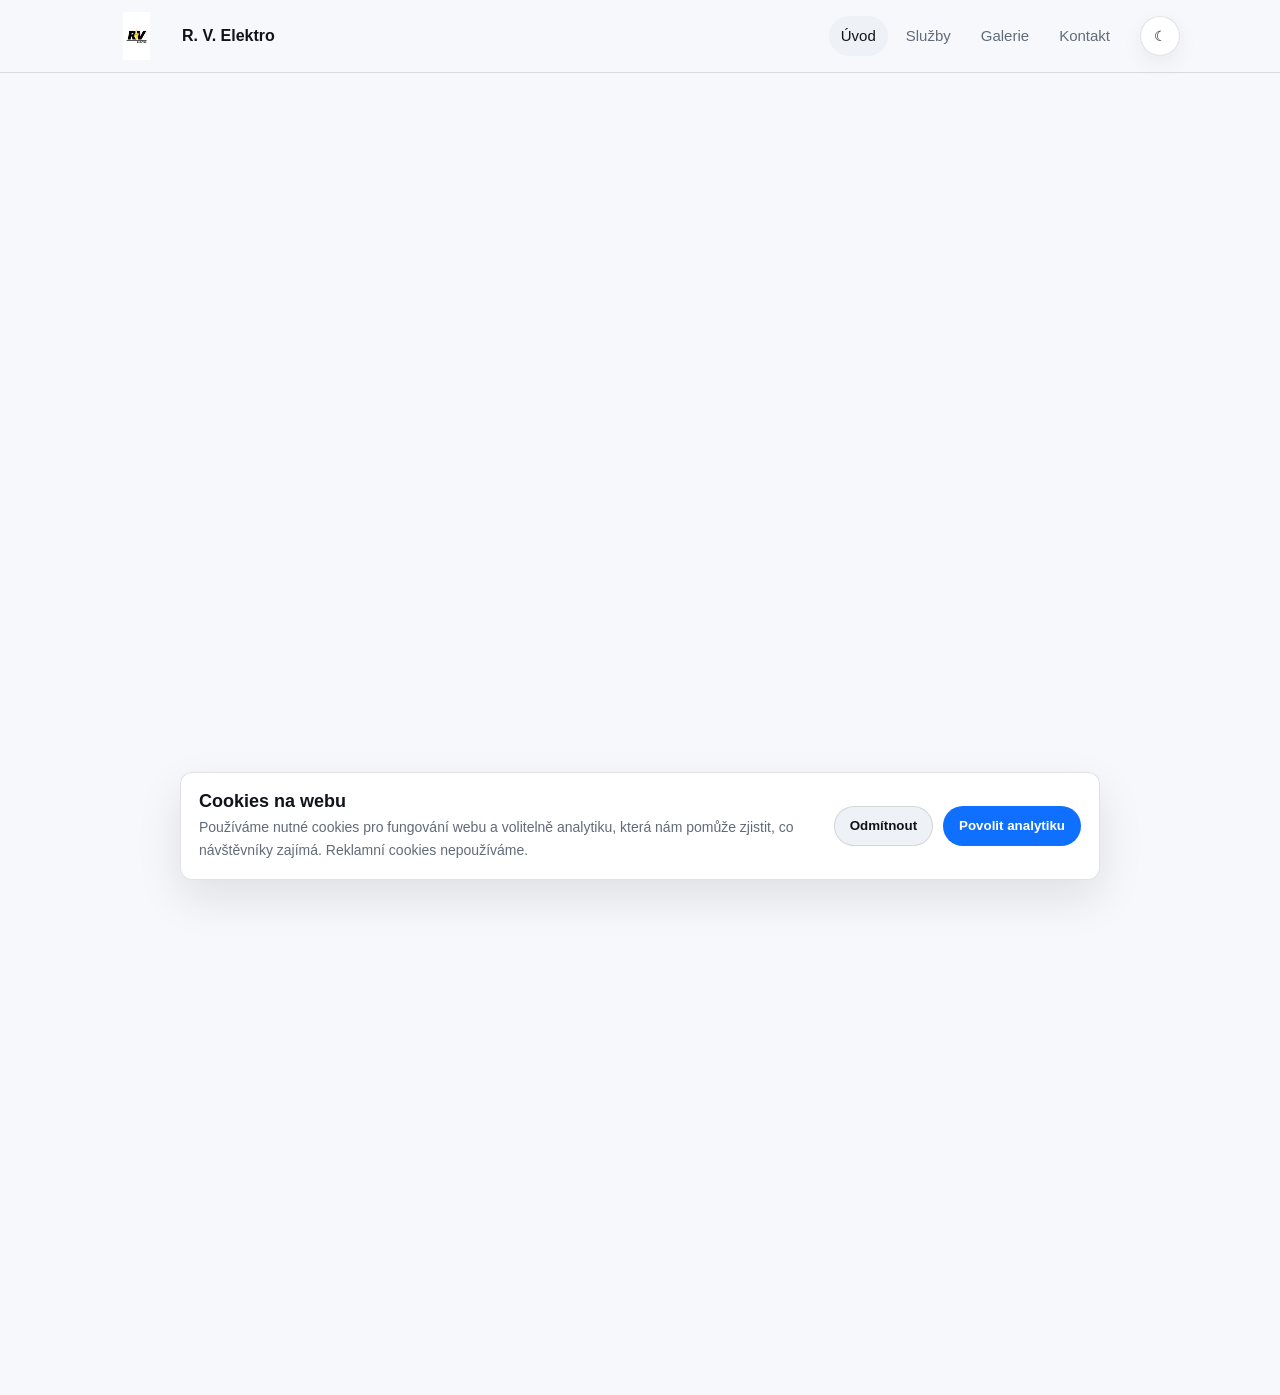
<file: index.html>
﻿<!DOCTYPE html>
<html lang="cs">
<head>
  <meta charset="UTF-8">
  <meta name="viewport" content="width=device-width, initial-scale=1.0">
  <meta name="description" content="R. V. Elektro nabízí elektroinstalační práce, opravy poruch, osvětlení a drobné elektro služby v Moravskoslezském kraji.">
  <title>R. V. Elektro | Elektroinstalace a opravy</title>
  <link rel="stylesheet" href="style.css">
  <link rel="stylesheet" href="index.css">
</head>
<body>
<header class="header">
  <div class="header-inner">
    <a href="index.html" class="logo" aria-label="R. V. Elektro - úvod">
      <img src="images/logo-header-light-readable.png" alt="Logo R. V. Elektro">
      <span class="logo-text">R. V. Elektro</span>
    </a>

    <nav class="nav" id="mainNav" aria-label="Hlavní navigace">
      <a class="active" href="index.html">Úvod</a>
      <a href="sluzby.html">Služby</a>
      <a href="galerie.html">Galerie</a>
      <a href="kontakt.html">Kontakt</a>
    </nav>

    <div class="header-actions">
      <button id="themeToggle" class="icon-btn" type="button" aria-label="Přepnout tmavý režim">☾</button>
      <button id="hamburger" class="icon-btn hamburger" type="button" aria-label="Otevřít menu" aria-controls="mainNav" aria-expanded="false">☰</button>
    </div>
  </div>
</header>

<main>
  <section class="hero reveal">
    <div class="hero-copy">
      <h1>Pro bezpečný a spolehlivý domov</h1>
      <p>Elektroinstalace, rekonstrukce, opravy poruch a montáže pro domácnosti i menší firmy v Moravskoslezském kraji.</p>
      <div class="hero-actions">
        <a class="btn btn-primary" href="kontakt.html">Domluvit zakázku</a>
        <a class="btn btn-secondary" href="sluzby.html">Zobrazit služby</a>
      </div>
    </div>
    <img id="heroImage" class="hero-image" src="images/pozadi.jpeg" alt="Elektroinstalační práce v interiéru">
  </section>

  <section class="section reveal" aria-labelledby="services-preview-title">
    <h2 id="services-preview-title">S čím pomůžeme</h2>
    <div class="service-preview">
      <div class="card">Domovní elektroinstalace</div>
      <div class="card">Rekonstrukce rozvodů</div>
      <div class="card">Opravy poruch</div>
      <div class="card">Osvětlení</div>
      <div class="card">Zásuvky a vypínače</div>
      <div class="card">Revize a kontroly</div>
      <div class="card">Kamerové systémy</div>
      <div class="card">Zvonky a domácí telefony</div>
    </div>
  </section>

  <div class="divider reveal"></div>

  <section class="section intro-text reveal">
    <p>Nabízíme komplexní elektroinstalační práce s důrazem na bezpečnost, čisté provedení a garanci domluveného termínu.</p>
    <p>Ke každé zakázce přistupujeme individuálně s ohledem na spokojenost zákazníka, srozumitelně vysvětlíme navrhované řešení, připravíme efektivní postup a po dokončení práce po sobě uklidíme.</p>
  </section>
</main>

<script src="script.js"></script>
<script src="index.js"></script>
</body>
</html>
</file>
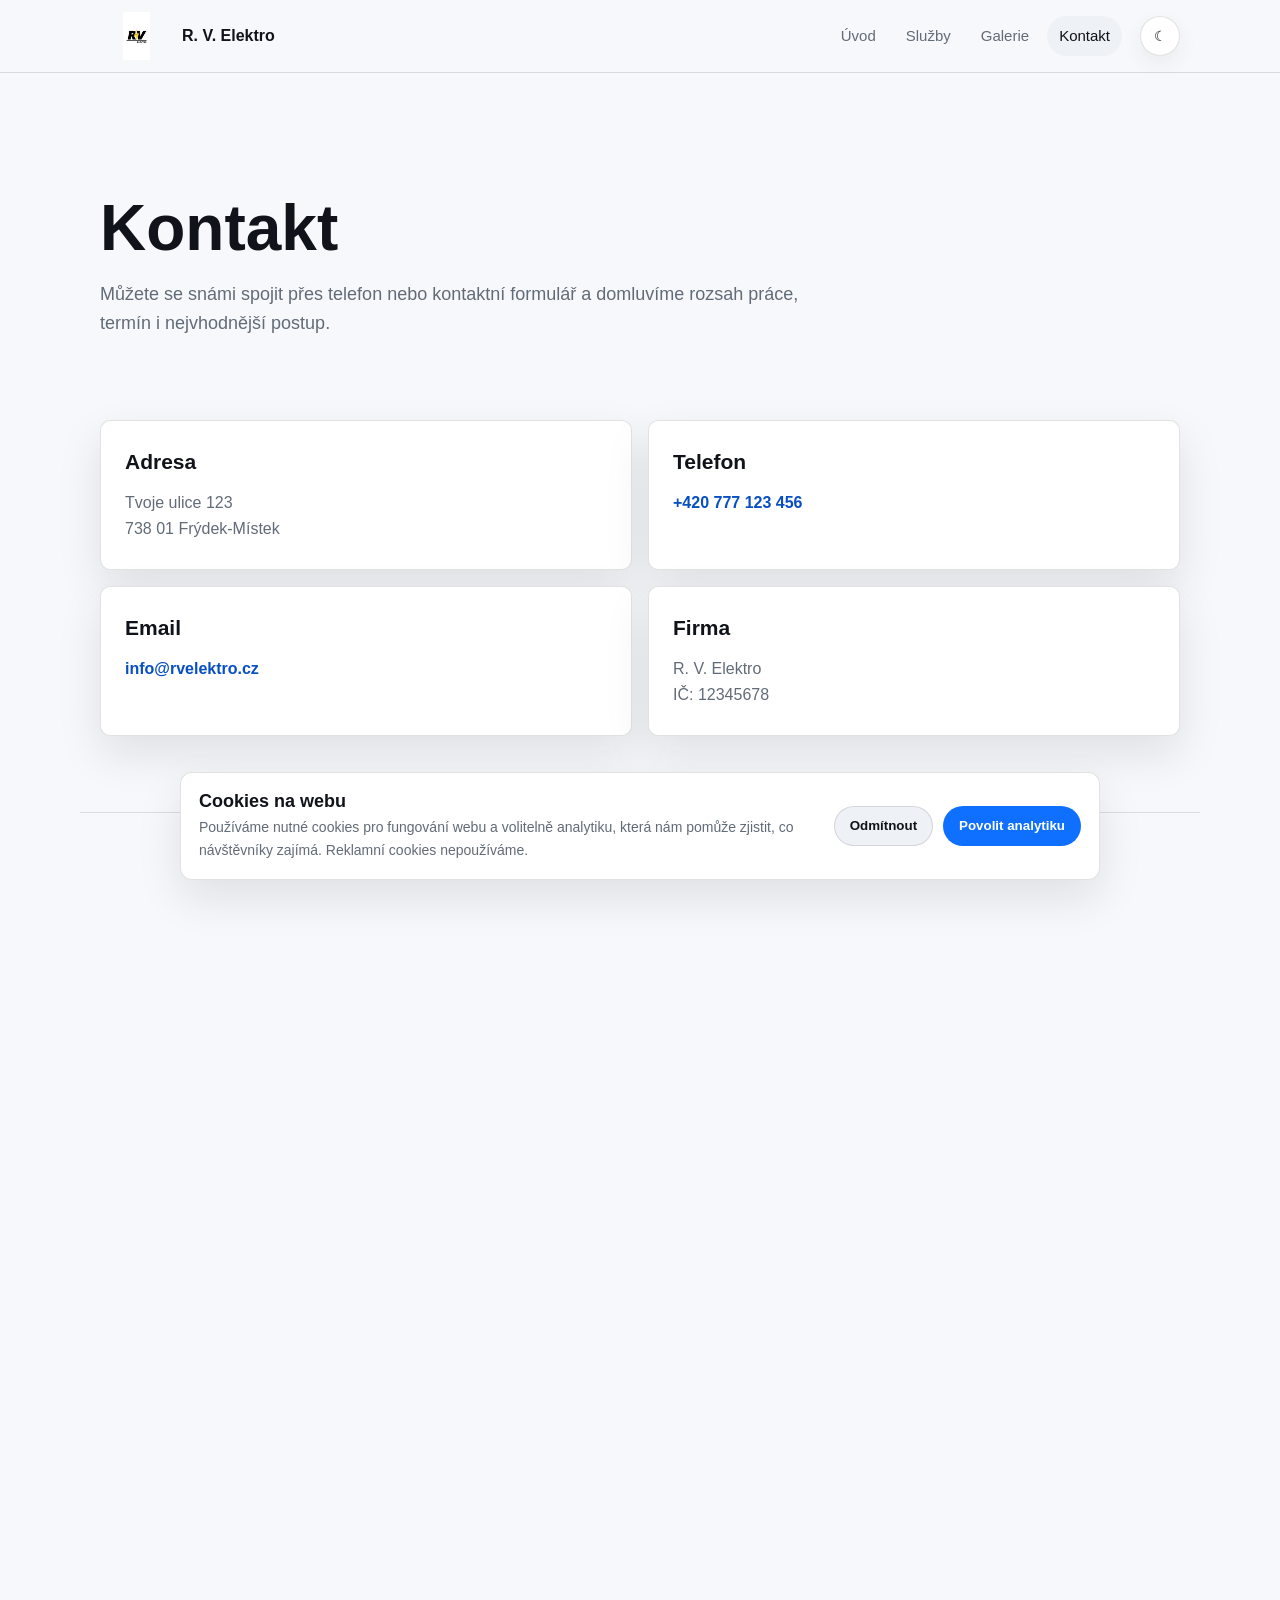
<file: kontakt.html>
﻿<!DOCTYPE html>
<html lang="cs">
<head>
  <meta charset="UTF-8">
  <meta name="viewport" content="width=device-width, initial-scale=1.0">
  <meta name="description" content="Kontakt na R. V. Elektro: telefon, email, adresa a kontaktní formulář.">
  <title>Kontakt | R. V. Elektro</title>
  <link rel="stylesheet" href="style.css">
  <link rel="stylesheet" href="kontakt.css">
</head>
<body>
<header class="header">
  <div class="header-inner">
    <a href="index.html" class="logo" aria-label="R. V. Elektro - úvod">
      <img src="images/logo-header-light-readable.png" alt="Logo R. V. Elektro">
      <span class="logo-text">R. V. Elektro</span>
    </a>

    <nav class="nav" id="mainNav" aria-label="Hlavní navigace">
      <a href="index.html">Úvod</a>
      <a href="sluzby.html">Služby</a>
      <a href="galerie.html">Galerie</a>
      <a class="active" href="kontakt.html">Kontakt</a>
    </nav>

    <div class="header-actions">
      <button id="themeToggle" class="icon-btn" type="button" aria-label="Přepnout tmavý režim">☾</button>
      <button id="hamburger" class="icon-btn hamburger" type="button" aria-label="Otevřít menu" aria-controls="mainNav" aria-expanded="false">☰</button>
    </div>
  </div>
</header>

<main>
  <section class="page-title reveal">
    <h1>Kontakt</h1>
    <p>Můžete se snámi spojit přes telefon nebo kontaktní formulář a domluvíme rozsah práce, termín i nejvhodnější postup.</p>
  </section>

  <section class="section contact-stack reveal" aria-label="Kontaktní údaje">
    <article class="card contact-box">
      <h2>Adresa</h2>
      <p>Tvoje ulice 123<br>738 01 Frýdek-Místek</p>
    </article>

    <article class="card contact-box">
      <h2>Telefon</h2>
      <p><a href="tel:+420777123456">+420 777 123 456</a></p>
    </article>

    <article class="card contact-box">
      <h2>Email</h2>
      <p><a href="mailto:info@rvelektro.cz">info@rvelektro.cz</a></p>
    </article>

    <article class="card contact-box">
      <h2>Firma</h2>
      <p>R. V. Elektro<br>IČ: 12345678</p>
    </article>
  </section>

  <div class="divider reveal"></div>

  <section class="section form-section reveal">
    <h2>Kontaktní formulář</h2>
    <form class="contact-form">
      <label>Jméno a příjmení
        <input type="text" name="name" autocomplete="name" required>
      </label>
      <label>Email
        <input type="email" name="email" autocomplete="email" required>
      </label>
      <label>Telefon
        <input type="tel" name="phone" autocomplete="tel">
      </label>
      <label>Zpráva
        <textarea name="message" rows="6" required></textarea>
      </label>
      <button type="submit">Odeslat zprávu</button>
      <p class="form-status" role="status" aria-live="polite"></p>
    </form>
  </section>
</main>

<script src="script.js"></script>
<script src="kontakt.js"></script>
</body>
</html>
</file>
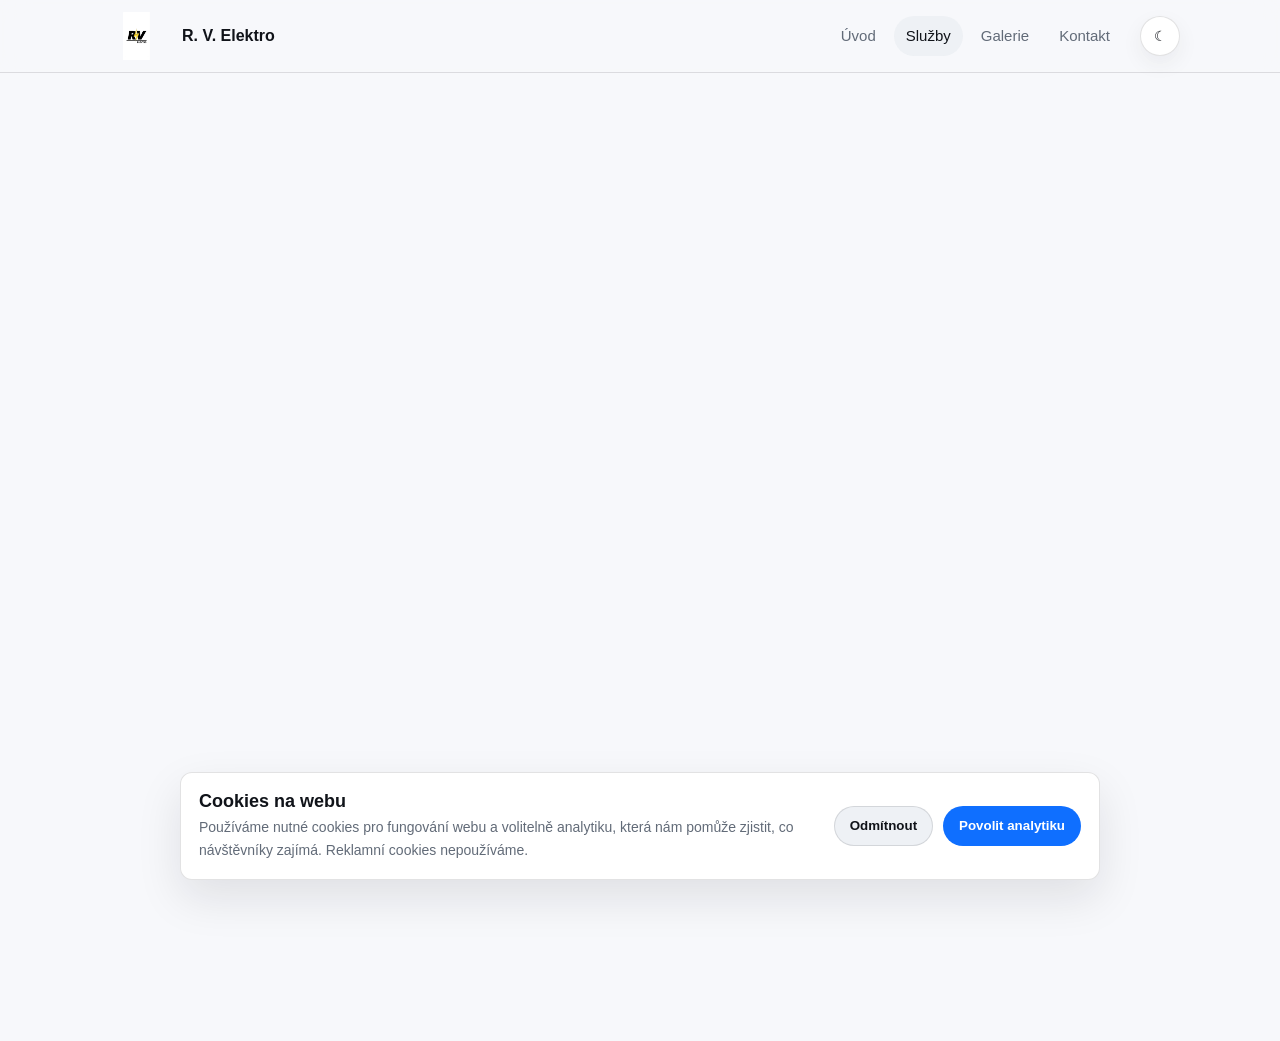
<file: sluzby.html>
﻿<!DOCTYPE html>
<html lang="cs">
<head>
  <meta charset="UTF-8">
  <meta name="viewport" content="width=device-width, initial-scale=1.0">
  <meta name="description" content="Přehled elektro služeb R. V. Elektro: instalace, rekonstrukce, opravy, osvětlení, zásuvky, revize, kamery a zvonky.">
  <title>Služby | R. V. Elektro</title>
  <link rel="stylesheet" href="style.css">
  <link rel="stylesheet" href="sluzby.css">
</head>
<body>
<header class="header">
  <div class="header-inner">
    <a href="index.html" class="logo" aria-label="R. V. Elektro - úvod">
      <img src="images/logo-header-light-readable.png" alt="Logo R. V. Elektro">
      <span class="logo-text">R. V. Elektro</span>
    </a>

    <nav class="nav" id="mainNav" aria-label="Hlavní navigace">
      <a href="index.html">Úvod</a>
      <a class="active" href="sluzby.html">Služby</a>
      <a href="galerie.html">Galerie</a>
      <a href="kontakt.html">Kontakt</a>
    </nav>

    <div class="header-actions">
      <button id="themeToggle" class="icon-btn" type="button" aria-label="Přepnout tmavý režim">☾</button>
      <button id="hamburger" class="icon-btn hamburger" type="button" aria-label="Otevřít menu" aria-controls="mainNav" aria-expanded="false">☰</button>
    </div>
  </div>
</header>

<main>
  <section class="page-title reveal">
    <h1>Služby</h1>
    <p>Komplexní elektropráce pro domácnosti, byty, domy i menší firmy.</p>
  </section>

  <section class="section services-grid reveal">
    <article class="card service-card"><h2>Domovní elektroinstalace</h2><p>Nové rozvody, rozvaděče, zásuvkové a světelné okruhy.</p></article>
    <article class="card service-card"><h2>Rekonstrukce rozvodů</h2><p>Výměna staré elektroinstalace při rekonstrukci bytu nebo domu.</p></article>
    <article class="card service-card"><h2>Opravy poruch</h2><p>Diagnostika závad, výpadků, jističů a nefunkčních okruhů.</p></article>
    <article class="card service-card"><h2>Osvětlení</h2><p>Montáž svítidel, LED pásků, vypínačů a návrh smysluplného rozmístění.</p></article>
    <article class="card service-card"><h2>Zásuvky a vypínače</h2><p>Doplnění, přesun nebo výměna zásuvek, vypínačů a přívodů.</p></article>
    <article class="card service-card"><h2>Revize a kontroly</h2><p>Kontrola bezpečnosti a příprava podkladů dle domluveného rozsahu.</p></article>
    <article class="card service-card"><h2>Kamerové systémy</h2><p>Základní instalace kamer pro kontrolu nad domem, garáži nebo firmou.</p></article>
    <article class="card service-card"><h2>Zvonky a telefony</h2><p>Montáž a opravy zvonků, domácích telefonů a jednoduchých vstupních systémů.</p></article>
  </section>
</main>

<script src="script.js"></script>
<script src="sluzby.js"></script>
</body>
</html>
</file>
<file: style.css>
﻿:root {
  --bg: #f7f8fb;
  --surface: #ffffff;
  --surface-soft: #eef1f5;
  --text: #101319;
  --muted: #626b78;
  --line: rgba(16, 19, 25, 0.12);
  --accent: #0f6fff;
  --accent-strong: #084fc4;
  --shadow: 0 18px 45px rgba(18, 24, 33, 0.1);
  --radius: 10px;
}

body.dark {
  --bg: #0e1116;
  --surface: #171b22;
  --surface-soft: #202630;
  --text: #f3f6fb;
  --muted: #a8b0bd;
  --line: rgba(243, 246, 251, 0.14);
  --accent: #65a6ff;
  --accent-strong: #8abbff;
  --shadow: 0 18px 45px rgba(0, 0, 0, 0.32);
}

* {
  box-sizing: border-box;
}

html {
  scroll-behavior: smooth;
}

body {
  margin: 0;
  font-family: Arial, Helvetica, sans-serif;
  background: var(--bg);
  color: var(--text);
  line-height: 1.6;
  transition: background-color 0.45s ease, color 0.45s ease;
}

img {
  max-width: 100%;
  display: block;
}

a {
  color: inherit;
}

.header {
  position: sticky;
  top: 0;
  z-index: 20;
  background: rgba(247, 248, 251, 0.82);
  border-bottom: 1px solid var(--line);
  backdrop-filter: blur(14px);
  transition: background-color 0.45s ease, border-color 0.45s ease;
}

body.dark .header {
  background: rgba(14, 17, 22, 0.82);
}

.header-inner {
  max-width: 1120px;
  min-height: 72px;
  margin: 0 auto;
  padding: 0 20px;
  display: flex;
  align-items: center;
  gap: 18px;
}

.logo {
  display: flex;
  align-items: center;
  gap: 10px;
  color: var(--text);
  text-decoration: none;
  font-weight: 800;
  white-space: nowrap;
}

.logo img {
  width: 72px;
  height: 48px;
  object-fit: contain;
  transition: opacity 0.25s ease;
}

.nav {
  margin-left: auto;
  display: flex;
  align-items: center;
  gap: 6px;
}

.nav a {
  color: var(--muted);
  text-decoration: none;
  padding: 8px 12px;
  border-radius: 999px;
  font-size: 15px;
  transition: background-color 0.3s ease, color 0.3s ease;
}

.nav a:hover,
.nav a.active {
  color: var(--text);
  background: var(--surface-soft);
}

.header-actions {
  display: flex;
  align-items: center;
  gap: 8px;
}

.icon-btn {
  min-width: 40px;
  height: 40px;
  border: 1px solid var(--line);
  border-radius: 999px;
  background: var(--surface);
  color: var(--text);
  cursor: pointer;
  font-size: 14px;
  box-shadow: 0 8px 22px rgba(18, 24, 33, 0.06);
  transition: background-color 0.35s ease, color 0.35s ease, border-color 0.35s ease, box-shadow 0.35s ease;
}

.hamburger {
  display: none;
}

.page-title {
  max-width: 1120px;
  margin: 0 auto;
  padding: 122px 20px 34px;
}

.page-title h1 {
  margin: 0;
  font-size: clamp(34px, 6vw, 64px);
  line-height: 1.05;
}

.page-title p {
  max-width: 720px;
  margin: 18px 0 0;
  color: var(--muted);
  font-size: 18px;
}

.section {
  max-width: 1120px;
  margin: 0 auto;
  padding: 48px 20px;
}

.card {
  background: var(--surface);
  border: 1px solid var(--line);
  border-radius: var(--radius);
  box-shadow: var(--shadow);
  transition: background-color 0.45s ease, color 0.45s ease, border-color 0.45s ease, box-shadow 0.45s ease;
}

.divider {
  max-width: 1120px;
  height: 1px;
  background: var(--line);
  margin: 28px auto;
  transition: background-color 0.45s ease;
}

.reveal {
  opacity: 0;
  transform: translateY(28px);
  transition: opacity 0.7s ease, transform 0.7s ease;
}

.reveal.show {
  opacity: 1;
  transform: translateY(0);
}

@media (max-width: 768px) {
  .header-inner {
    min-height: 66px;
    padding: 0 14px;
  }

  .logo-text {
    font-size: 15px;
  }

  .hamburger {
    display: inline-flex;
    align-items: center;
    justify-content: center;
  }

  .nav {
    position: absolute;
    top: 72px;
    left: 14px;
    right: 14px;
    display: none;
    flex-direction: column;
    align-items: stretch;
    margin: 0;
    padding: 10px;
    background: var(--surface);
    border: 1px solid var(--line);
    border-radius: var(--radius);
    box-shadow: var(--shadow);
  }

  .nav.active {
    display: flex;
  }

  .nav a {
    padding: 11px 12px;
  }

  .page-title {
    padding-top: 72px;
  }
}
.cookie-banner {
  position: fixed;
  left: 20px;
  right: 20px;
  bottom: 20px;
  z-index: 30;
  max-width: 920px;
  margin: 0 auto;
  padding: 18px;
  display: grid;
  grid-template-columns: 1fr auto;
  gap: 16px;
  align-items: center;
  background: var(--surface);
  color: var(--text);
  border: 1px solid var(--line);
  border-radius: 12px;
  box-shadow: var(--shadow);
  transition: opacity 0.3s ease, transform 0.3s ease, background-color 0.45s ease, border-color 0.45s ease;
}

.cookie-banner.is-hidden {
  opacity: 0;
  pointer-events: none;
  transform: translateY(16px);
}

.cookie-banner h2 {
  margin: 0 0 4px;
  font-size: 18px;
  line-height: 1.2;
}

.cookie-banner p {
  margin: 0;
  color: var(--muted);
  font-size: 14px;
}

.cookie-actions {
  display: flex;
  gap: 10px;
  flex-wrap: wrap;
  justify-content: flex-end;
}

.cookie-actions button {
  min-height: 40px;
  padding: 0 15px;
  border-radius: 999px;
  border: 1px solid var(--line);
  cursor: pointer;
  font-weight: 800;
  background: var(--surface-soft);
  color: var(--text);
}

.cookie-actions .cookie-accept {
  border-color: transparent;
  background: var(--accent);
  color: #fff;
}

@media (max-width: 640px) {
  .cookie-banner {
    left: 12px;
    right: 12px;
    bottom: 12px;
    grid-template-columns: 1fr;
  }

  .cookie-actions {
    justify-content: stretch;
  }

  .cookie-actions button {
    flex: 1 1 140px;
  }
}
</file>
<file: index.css>
﻿.hero {
  max-width: 1120px;
  margin: 0 auto;
  padding: 118px 20px 54px;
  display: grid;
  gap: 30px;
  align-items: center;
  grid-template-columns: 1.03fr 0.97fr;
}

.hero-copy h1 {
  margin: 0;
  font-size: clamp(40px, 7vw, 76px);
  line-height: 1.02;
  letter-spacing: 0;
}

.hero-copy p {
  max-width: 620px;
  margin: 22px 0 0;
  color: var(--muted);
  font-size: 19px;
}

.hero-actions {
  display: flex;
  flex-wrap: wrap;
  gap: 12px;
  margin-top: 28px;
}

.btn {
  display: inline-flex;
  align-items: center;
  justify-content: center;
  min-height: 44px;
  padding: 0 18px;
  border-radius: 999px;
  text-decoration: none;
  font-weight: 700;
  border: 1px solid var(--line);
}

.btn-primary {
  background: var(--accent);
  color: #fff;
  border-color: transparent;
}

.btn-secondary {
  background: var(--surface);
  color: var(--text);
}

.hero-image {
  width: 100%;
  aspect-ratio: 4 / 3;
  object-fit: cover;
  border-radius: 14px;
  box-shadow: var(--shadow);
  opacity: 1;
  filter: brightness(1);
  transition: opacity 0.45s ease, filter 0.45s ease, transform 0.45s ease;
}

.hero-image.is-switching {
  opacity: 0.18;
  filter: brightness(0.7);
  transform: scale(0.992);
}

.service-preview {
  display: grid;
  grid-template-columns: repeat(4, 1fr);
  gap: 14px;
}

.service-preview .card {
  min-height: 118px;
  padding: 20px;
  display: flex;
  align-items: flex-end;
  font-weight: 800;
  opacity: 0;
  transform: translateY(24px) scale(0.985);
  transition: opacity 0.72s ease, transform 0.72s ease, border-color 0.2s ease;
  will-change: opacity, transform;
}

.service-preview .card.card-visible {
  opacity: 1;
  transform: translateY(0) scale(1);
}

.service-preview .card.card-visible:hover {
  transform: translateY(-4px) scale(1);
  border-color: rgba(15, 111, 255, 0.42);
}

.intro-text {
  max-width: 900px;
  color: var(--muted);
  font-size: 19px;
}

.intro-text p {
  margin: 0 0 18px;
}

@media (max-width: 900px) {
  .hero {
    grid-template-columns: 1fr;
    padding-top: 82px;
  }

  .service-preview {
    grid-template-columns: repeat(2, 1fr);
  }
}

@media (max-width: 520px) {
  .hero {
    padding-top: 64px;
  }

  .service-preview {
    grid-template-columns: 1fr;
    gap: 16px;
  }

  .service-preview .card {
    min-height: 132px;
    opacity: 0;
    transform: translateY(44px) scale(0.94);
    transition-duration: 0.8s;
  }

  .service-preview .card.card-visible {
    opacity: 1;
    transform: translateY(0) scale(1);
  }

  .hero-actions .btn {
    width: 100%;
  }
}
</file>
<file: kontakt.css>
﻿.contact-stack {
  display: grid;
  grid-template-columns: repeat(2, 1fr);
  gap: 16px;
}

.contact-box {
  min-height: 150px;
  padding: 24px;
}

.contact-box h2 {
  margin: 0 0 12px;
  font-size: 21px;
}

.contact-box p {
  margin: 0;
  color: var(--muted);
}

.contact-box a {
  color: var(--accent-strong);
  font-weight: 700;
  text-decoration: none;
}

.form-section {
  max-width: 760px;
}

.contact-form {
  display: grid;
  gap: 12px;
}

.contact-form label {
  display: grid;
  gap: 6px;
  color: var(--muted);
  font-size: 14px;
  font-weight: 700;
}

.contact-form input,
.contact-form textarea {
  width: 100%;
  padding: 13px 14px;
  border: 1px solid var(--line);
  border-radius: 8px;
  background: var(--surface);
  color: var(--text);
  font: inherit;
}

.contact-form textarea {
  resize: vertical;
  min-height: 150px;
}

.contact-form button {
  min-height: 46px;
  border: 0;
  border-radius: 999px;
  background: var(--accent);
  color: #fff;
  cursor: pointer;
  font-weight: 800;
}

.form-status {
  min-height: 24px;
  margin: 4px 0 0;
  color: var(--accent-strong);
  font-weight: 700;
}

@media (max-width: 720px) {
  .contact-stack {
    grid-template-columns: 1fr;
  }
}
</file>
<file: sluzby.css>
﻿.services-grid {
  display: grid;
  grid-template-columns: repeat(3, 1fr);
  gap: 16px;
}

.service-card {
  min-height: 190px;
  padding: 24px;
  display: flex;
  flex-direction: column;
  justify-content: space-between;
  transition: transform 0.2s ease, border-color 0.2s ease;
}

.service-card:hover {
  transform: translateY(-4px);
  border-color: rgba(15, 111, 255, 0.42);
}

.service-card h2 {
  margin: 0;
  font-size: 22px;
  line-height: 1.2;
}

.service-card p {
  margin: 18px 0 0;
  color: var(--muted);
}

@media (max-width: 900px) {
  .services-grid {
    grid-template-columns: repeat(2, 1fr);
  }
}

@media (max-width: 620px) {
  .services-grid {
    grid-template-columns: 1fr;
  }
}
</file>
